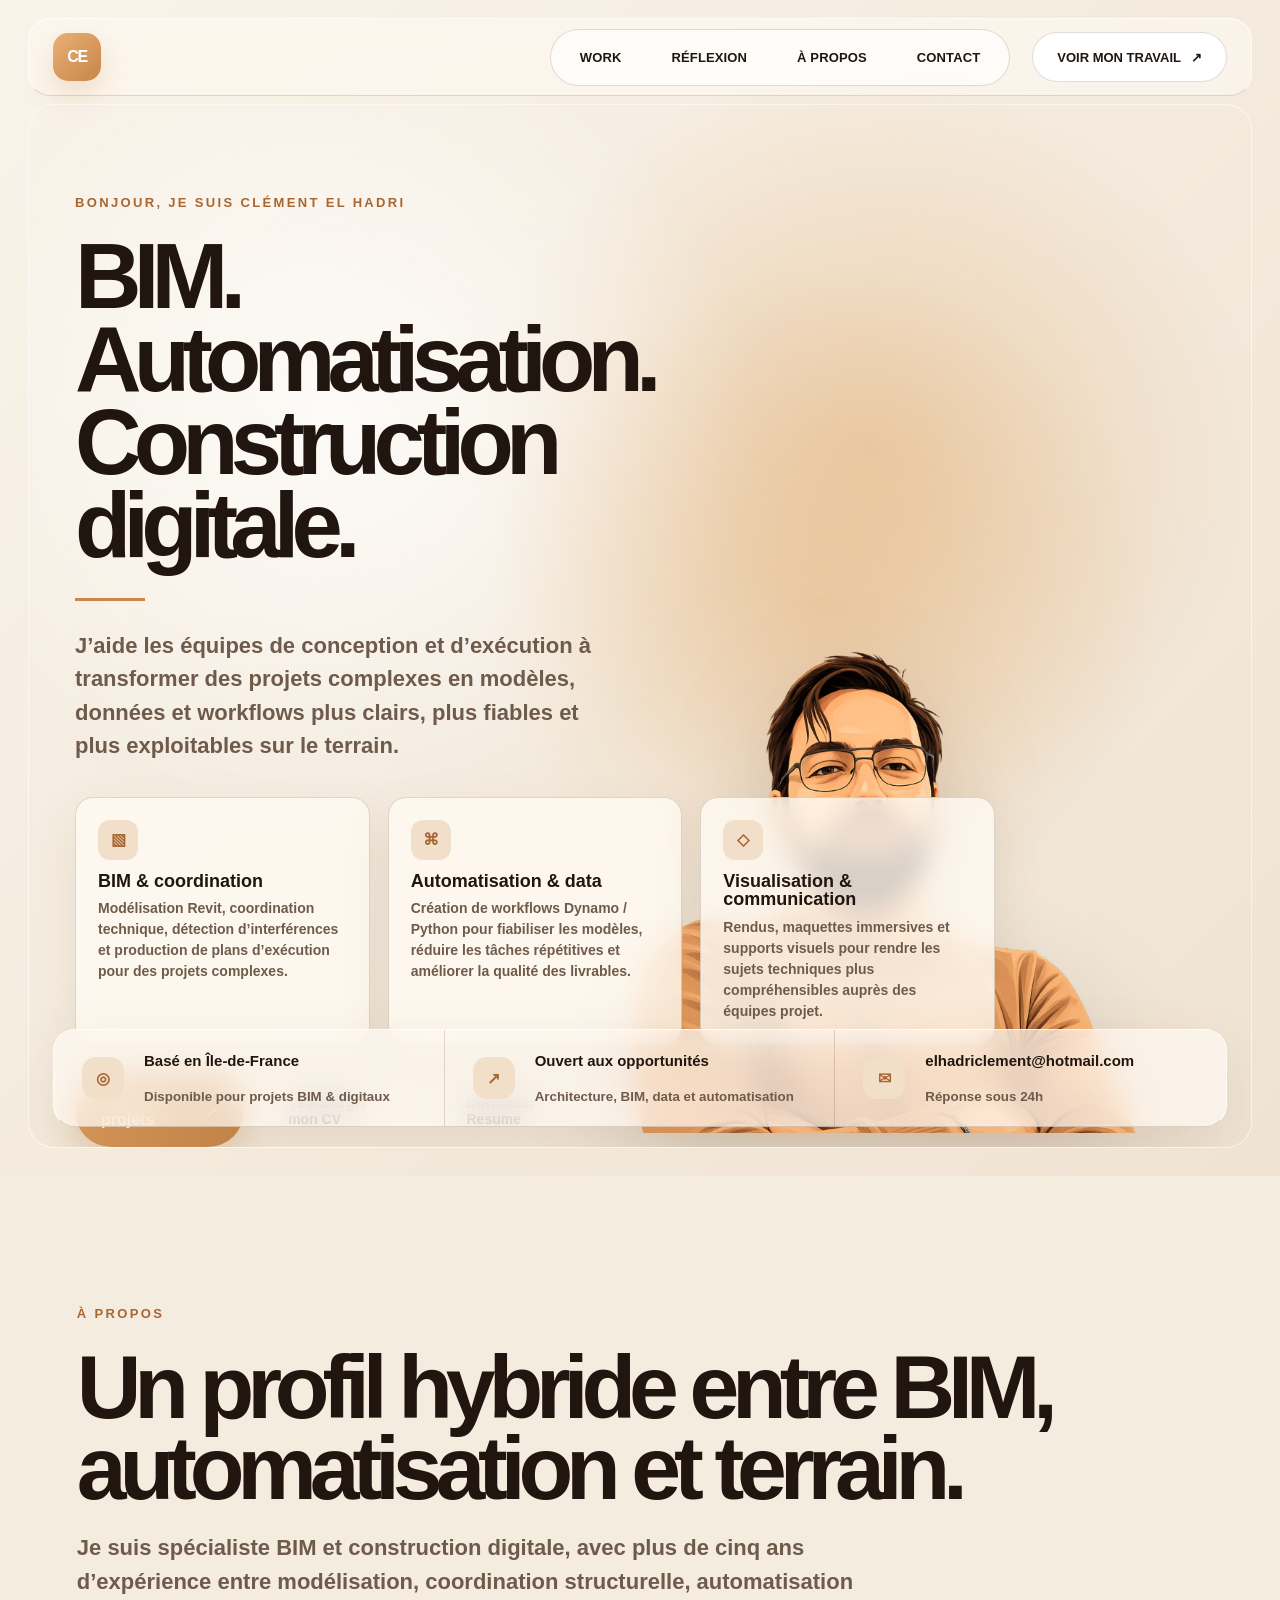
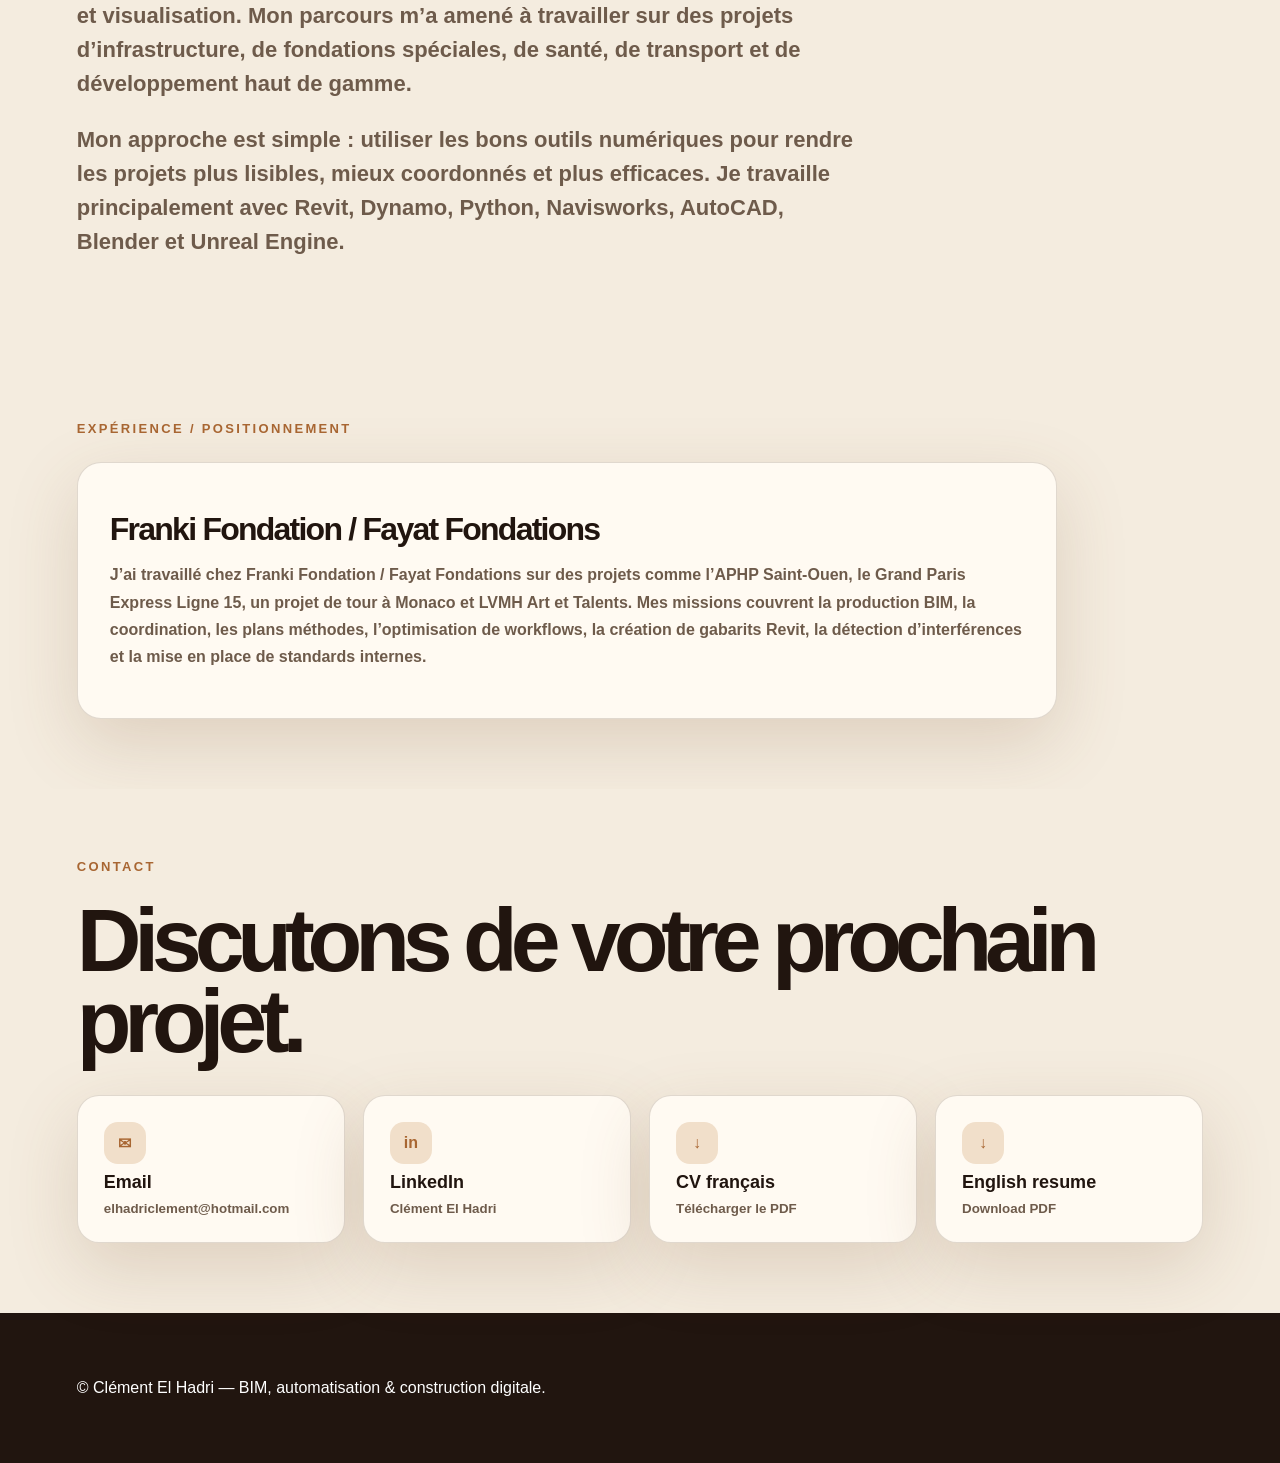
<file: index.html>
<!doctype html>
<html lang="fr">
<head>
  <meta charset="utf-8"><meta name="viewport" content="width=device-width, initial-scale=1">
  <title>Clément El Hadri — BIM, automatisation & construction digitale</title>
  <meta name="description" content="Portfolio de Clément El Hadri — BIM, automatisation, data et construction digitale.">
  <link rel="stylesheet" href="./style.css">
</head>
<body>
<div class="site-shell">
  <header class="header"><a class="logo" href="index.html">CE</a><button class="menu" aria-expanded="false">Menu</button><nav class="nav"><a href="projects.html">Work</a><a href="thinking.html">Réflexion</a><a href="index.html#about">À propos</a><a href="index.html#contact">Contact</a></nav><a class="top-cta" href="projects.html">Voir mon travail <span>↗</span></a></header>
  <main class="hero">
    <figure class="portrait"><img src="./profile-portrait.png" alt="Portrait illustré de Clément El Hadri"></figure>
    <section class="hero-content">
      <p class="eyebrow">Bonjour, je suis Clément El Hadri</p>
      <h1>BIM.<br>Automatisation.<br>Construction digitale.</h1>
      <span class="accent"></span>
      <p class="lead">J’aide les équipes de conception et d’exécution à transformer des projets complexes en modèles, données et workflows plus clairs, plus fiables et plus exploitables sur le terrain.</p>
      <div class="cards cards-three">
        <article class="card"><span class="card-icon">▧</span><h3>BIM & coordination</h3><p>Modélisation Revit, coordination technique, détection d’interférences et production de plans d’exécution pour des projets complexes.</p></article>
        <article class="card"><span class="card-icon">⌘</span><h3>Automatisation & data</h3><p>Création de workflows Dynamo / Python pour fiabiliser les modèles, réduire les tâches répétitives et améliorer la qualité des livrables.</p></article>
        <article class="card"><span class="card-icon">◇</span><h3>Visualisation & communication</h3><p>Rendus, maquettes immersives et supports visuels pour rendre les sujets techniques plus compréhensibles auprès des équipes projet.</p></article>
      </div>
      <div class="actions"><a class="btn btn-primary" href="projects.html">Voir mes projets <span>↗</span></a><a class="btn btn-secondary" href="CV_Clement_El_Hadri_FR.pdf" download>Télécharger mon CV</a><a class="btn btn-secondary" href="Resume_Clement_El_Hadri_EN.pdf" download>Download Resume</a></div>
    </section>
    <aside class="info-bar"><div class="info-item"><span class="info-icon">◎</span><strong>Basé en Île-de-France</strong><small>Disponible pour projets BIM & digitaux</small></div><div class="info-item"><span class="info-icon">↗</span><strong>Ouvert aux opportunités</strong><small>Architecture, BIM, data et automatisation</small></div><div class="info-item"><span class="info-icon">✉</span><strong>elhadriclement@hotmail.com</strong><small>Réponse sous 24h</small></div></aside>
  </main>
</div>
<section class="page" id="about"><p class="eyebrow">À propos</p><h1>Un profil hybride entre BIM, automatisation et terrain.</h1><p class="intro-text">Je suis spécialiste BIM et construction digitale, avec plus de cinq ans d’expérience entre modélisation, coordination structurelle, automatisation et visualisation. Mon parcours m’a amené à travailler sur des projets d’infrastructure, de fondations spéciales, de santé, de transport et de développement haut de gamme.</p><p class="intro-text">Mon approche est simple : utiliser les bons outils numériques pour rendre les projets plus lisibles, mieux coordonnés et plus efficaces. Je travaille principalement avec Revit, Dynamo, Python, Navisworks, AutoCAD, Blender et Unreal Engine.</p></section>
<section class="page compact-page"><p class="eyebrow">Expérience / positionnement</p><div class="text-card wide-card"><h2>Franki Fondation / Fayat Fondations</h2><p>J’ai travaillé chez Franki Fondation / Fayat Fondations sur des projets comme l’APHP Saint-Ouen, le Grand Paris Express Ligne 15, un projet de tour à Monaco et LVMH Art et Talents. Mes missions couvrent la production BIM, la coordination, les plans méthodes, l’optimisation de workflows, la création de gabarits Revit, la détection d’interférences et la mise en place de standards internes.</p></div></section>
<section class="page compact-page" id="contact"><p class="eyebrow">Contact</p><h1>Discutons de votre prochain projet.</h1><div class="contact-grid"><a class="contact-card" href="mailto:elhadriclement@hotmail.com"><span>✉</span><strong>Email</strong><small>elhadriclement@hotmail.com</small></a><a class="contact-card" href="https://www.linkedin.com/in/cl%C3%A9ment-el-hadri-529967184/" target="_blank" rel="noopener"><span>in</span><strong>LinkedIn</strong><small>Clément El Hadri</small></a><a class="contact-card" href="CV_Clement_El_Hadri_FR.pdf" download><span>↓</span><strong>CV français</strong><small>Télécharger le PDF</small></a><a class="contact-card" href="Resume_Clement_El_Hadri_EN.pdf" download><span>↓</span><strong>English resume</strong><small>Download PDF</small></a></div></section>
<footer class="footer"><p>© Clément El Hadri — BIM, automatisation & construction digitale.</p></footer><script src="./script.js"></script>
</body></html>
</file>
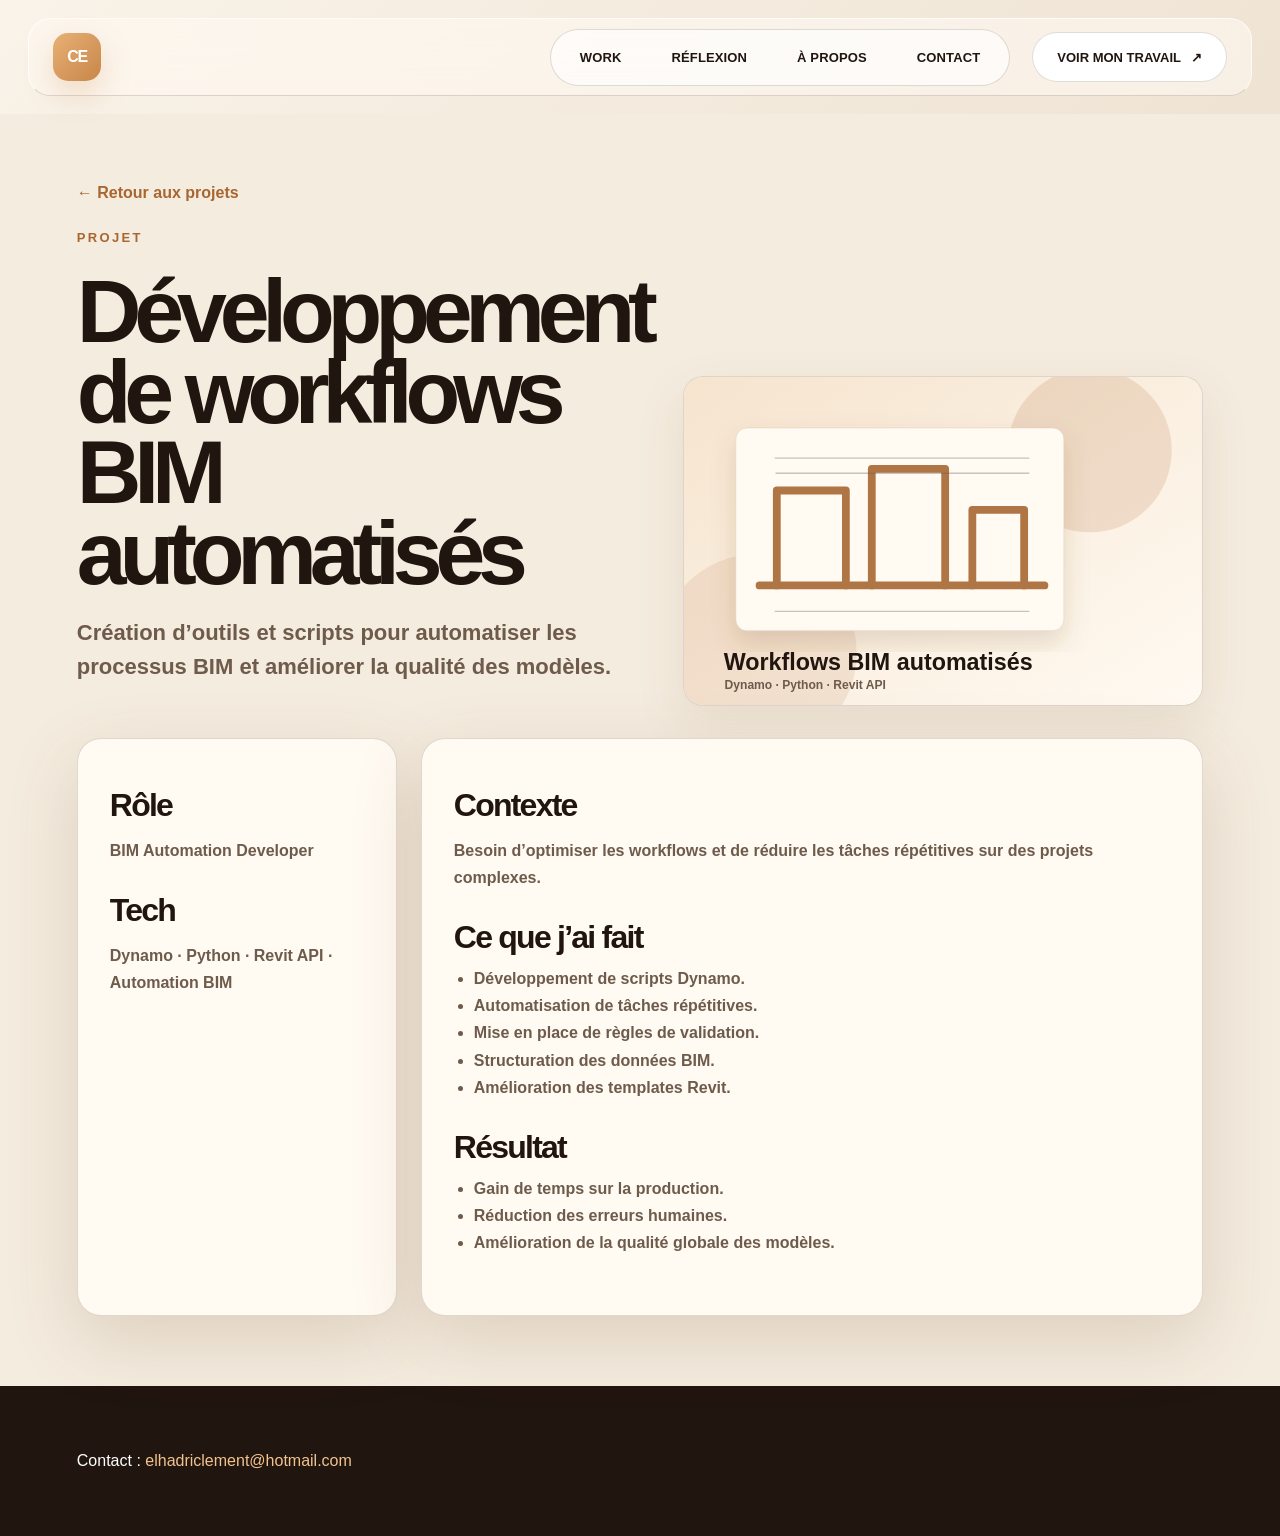
<file: project-automation.html>
<!doctype html><html lang="fr"><head><meta charset="utf-8"><meta name="viewport" content="width=device-width, initial-scale=1"><title>Développement de workflows BIM automatisés — Clément El Hadri</title><link rel="stylesheet" href="./style.css"></head><body>
<div class="site-shell page-shell"><header class="header"><a class="logo" href="index.html">CE</a><button class="menu" aria-expanded="false">Menu</button><nav class="nav"><a href="projects.html">Work</a><a href="thinking.html">Réflexion</a><a href="index.html#about">À propos</a><a href="index.html#contact">Contact</a></nav><a class="top-cta" href="projects.html">Voir mon travail <span>↗</span></a></header></div>
<main class="page case-page"><a class="back-link" href="projects.html">← Retour aux projets</a><div class="case-hero"><div><p class="eyebrow">Projet</p><h1>Développement de workflows BIM automatisés</h1><p class="intro-text">Création d’outils et scripts pour automatiser les processus BIM et améliorer la qualité des modèles.</p></div><img class="case-image" src="./project-automation.svg" alt="Illustration Développement de workflows BIM automatisés"></div><div class="case-layout"><aside class="case-card"><h2>Rôle</h2><p>BIM Automation Developer</p><h2>Tech</h2><p>Dynamo · Python · Revit API · Automation BIM</p></aside><section class="case-card"><h2>Contexte</h2><p>Besoin d’optimiser les workflows et de réduire les tâches répétitives sur des projets complexes.</p><h2>Ce que j’ai fait</h2><ul><li>Développement de scripts Dynamo.</li><li>Automatisation de tâches répétitives.</li><li>Mise en place de règles de validation.</li><li>Structuration des données BIM.</li><li>Amélioration des templates Revit.</li></ul><h2>Résultat</h2><ul><li>Gain de temps sur la production.</li><li>Réduction des erreurs humaines.</li><li>Amélioration de la qualité globale des modèles.</li></ul></section></div></main><footer class="footer"><p>Contact : <a href="mailto:elhadriclement@hotmail.com">elhadriclement@hotmail.com</a></p></footer><script src="./script.js"></script></body></html>
</file>
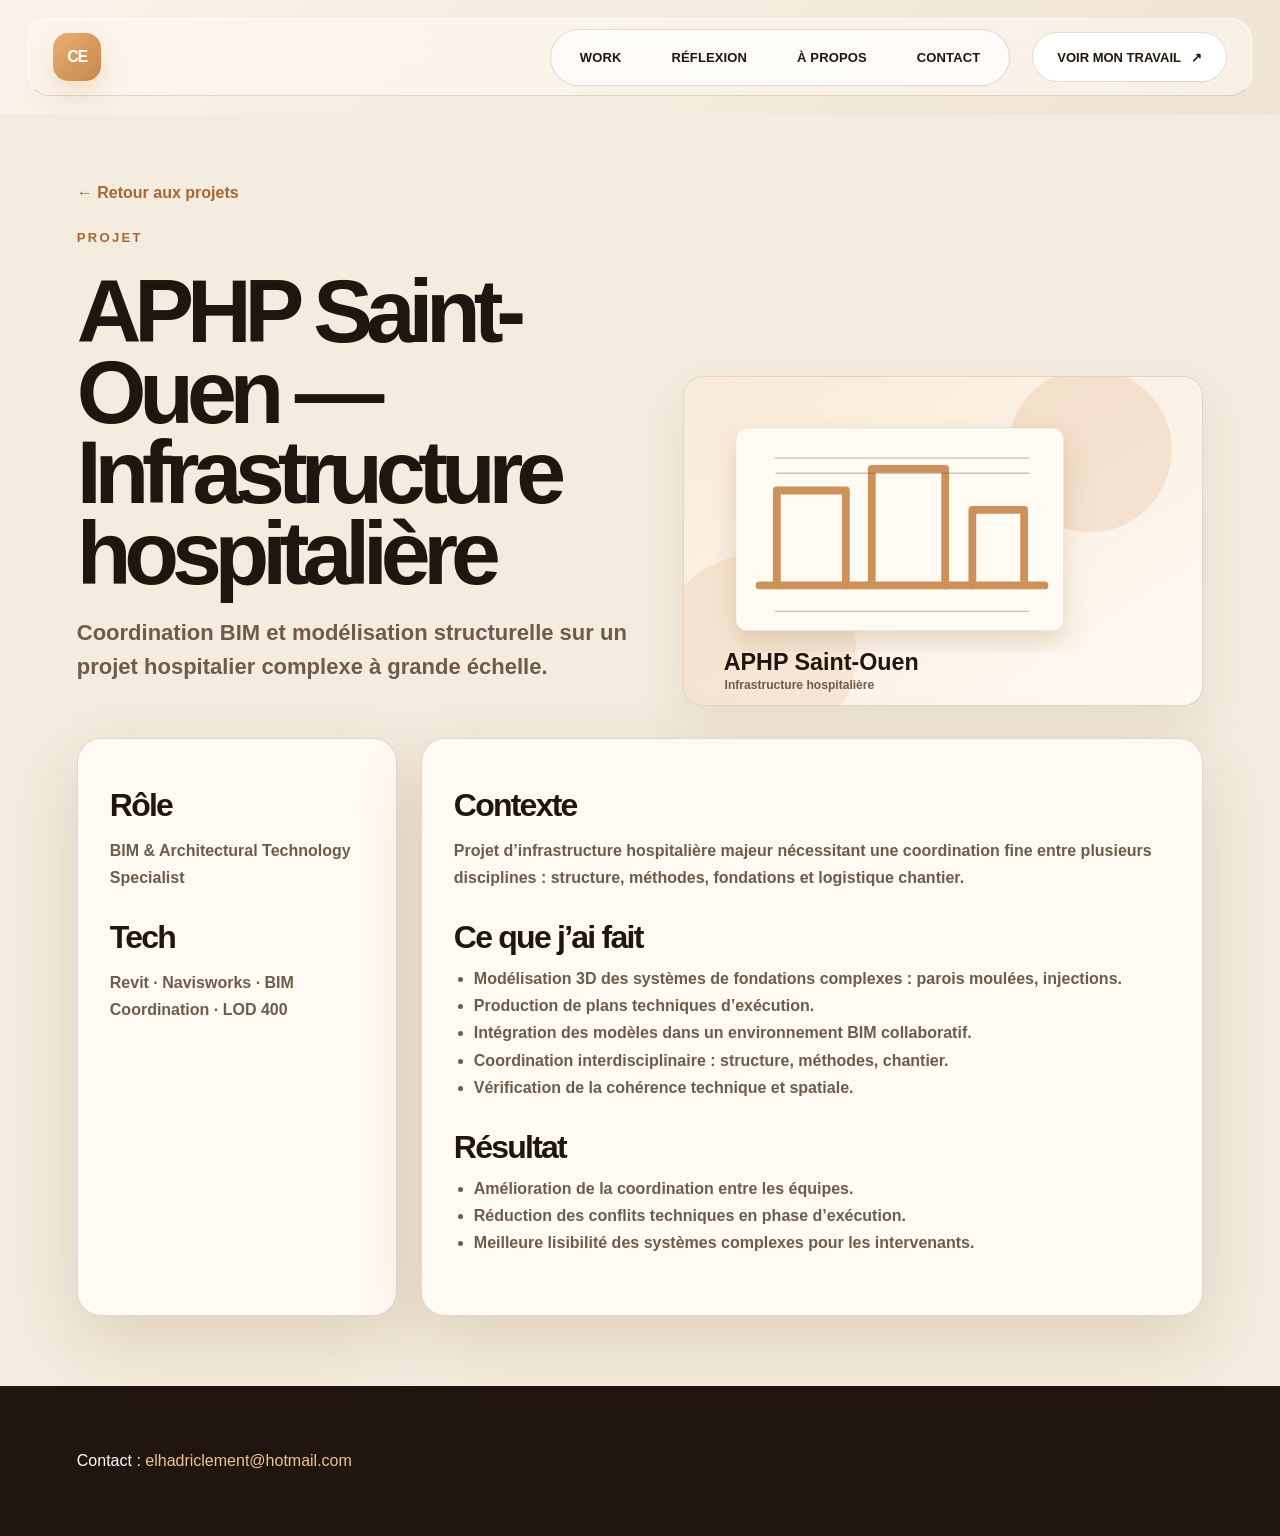
<file: project-healthcare.html>
<!doctype html><html lang="fr"><head><meta charset="utf-8"><meta name="viewport" content="width=device-width, initial-scale=1"><title>APHP Saint-Ouen — Infrastructure hospitalière — Clément El Hadri</title><link rel="stylesheet" href="./style.css"></head><body>
<div class="site-shell page-shell"><header class="header"><a class="logo" href="index.html">CE</a><button class="menu" aria-expanded="false">Menu</button><nav class="nav"><a href="projects.html">Work</a><a href="thinking.html">Réflexion</a><a href="index.html#about">À propos</a><a href="index.html#contact">Contact</a></nav><a class="top-cta" href="projects.html">Voir mon travail <span>↗</span></a></header></div>
<main class="page case-page"><a class="back-link" href="projects.html">← Retour aux projets</a><div class="case-hero"><div><p class="eyebrow">Projet</p><h1>APHP Saint-Ouen — Infrastructure hospitalière</h1><p class="intro-text">Coordination BIM et modélisation structurelle sur un projet hospitalier complexe à grande échelle.</p></div><img class="case-image" src="./project-aphp.svg" alt="Illustration APHP Saint-Ouen — Infrastructure hospitalière"></div><div class="case-layout"><aside class="case-card"><h2>Rôle</h2><p>BIM & Architectural Technology Specialist</p><h2>Tech</h2><p>Revit · Navisworks · BIM Coordination · LOD 400</p></aside><section class="case-card"><h2>Contexte</h2><p>Projet d’infrastructure hospitalière majeur nécessitant une coordination fine entre plusieurs disciplines : structure, méthodes, fondations et logistique chantier.</p><h2>Ce que j’ai fait</h2><ul><li>Modélisation 3D des systèmes de fondations complexes : parois moulées, injections.</li><li>Production de plans techniques d’exécution.</li><li>Intégration des modèles dans un environnement BIM collaboratif.</li><li>Coordination interdisciplinaire : structure, méthodes, chantier.</li><li>Vérification de la cohérence technique et spatiale.</li></ul><h2>Résultat</h2><ul><li>Amélioration de la coordination entre les équipes.</li><li>Réduction des conflits techniques en phase d’exécution.</li><li>Meilleure lisibilité des systèmes complexes pour les intervenants.</li></ul></section></div></main><footer class="footer"><p>Contact : <a href="mailto:elhadriclement@hotmail.com">elhadriclement@hotmail.com</a></p></footer><script src="./script.js"></script></body></html>
</file>
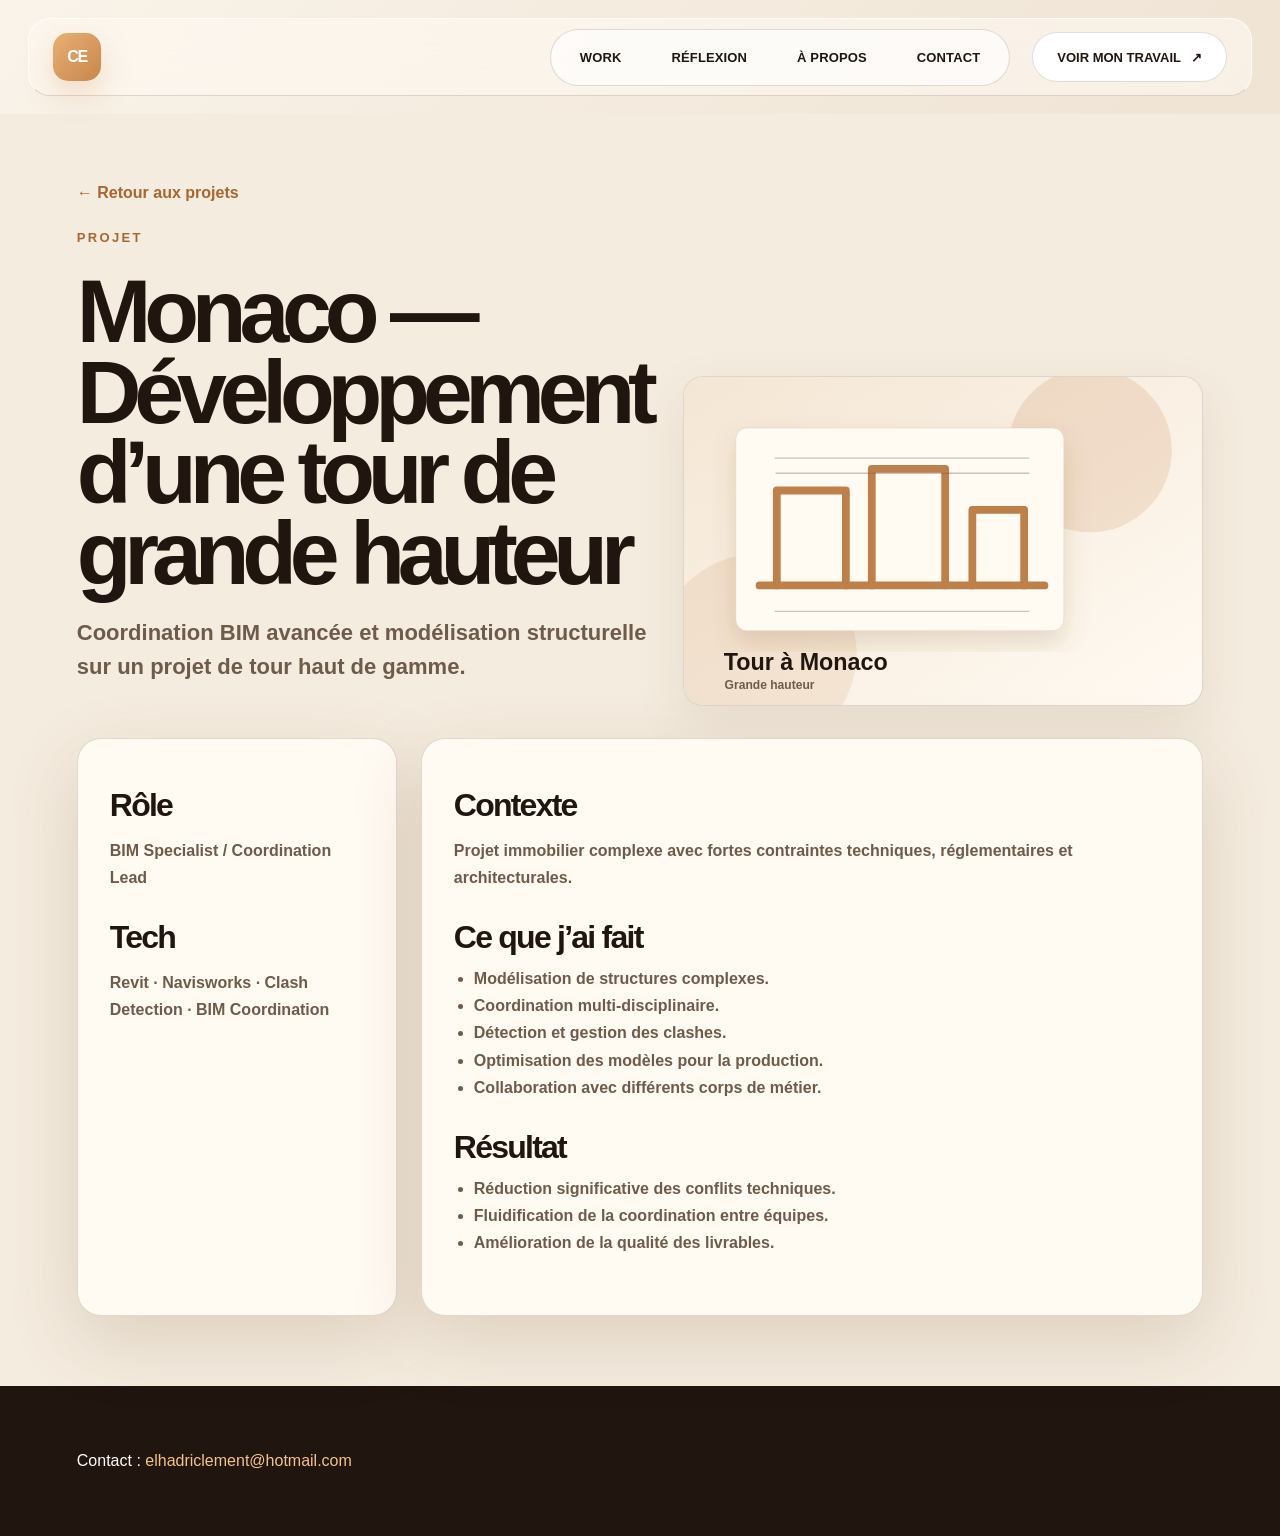
<file: project-monaco.html>
<!doctype html><html lang="fr"><head><meta charset="utf-8"><meta name="viewport" content="width=device-width, initial-scale=1"><title>Monaco — Développement d’une tour de grande hauteur — Clément El Hadri</title><link rel="stylesheet" href="./style.css"></head><body>
<div class="site-shell page-shell"><header class="header"><a class="logo" href="index.html">CE</a><button class="menu" aria-expanded="false">Menu</button><nav class="nav"><a href="projects.html">Work</a><a href="thinking.html">Réflexion</a><a href="index.html#about">À propos</a><a href="index.html#contact">Contact</a></nav><a class="top-cta" href="projects.html">Voir mon travail <span>↗</span></a></header></div>
<main class="page case-page"><a class="back-link" href="projects.html">← Retour aux projets</a><div class="case-hero"><div><p class="eyebrow">Projet</p><h1>Monaco — Développement d’une tour de grande hauteur</h1><p class="intro-text">Coordination BIM avancée et modélisation structurelle sur un projet de tour haut de gamme.</p></div><img class="case-image" src="./project-monaco.svg" alt="Illustration Monaco — Développement d’une tour de grande hauteur"></div><div class="case-layout"><aside class="case-card"><h2>Rôle</h2><p>BIM Specialist / Coordination Lead</p><h2>Tech</h2><p>Revit · Navisworks · Clash Detection · BIM Coordination</p></aside><section class="case-card"><h2>Contexte</h2><p>Projet immobilier complexe avec fortes contraintes techniques, réglementaires et architecturales.</p><h2>Ce que j’ai fait</h2><ul><li>Modélisation de structures complexes.</li><li>Coordination multi-disciplinaire.</li><li>Détection et gestion des clashes.</li><li>Optimisation des modèles pour la production.</li><li>Collaboration avec différents corps de métier.</li></ul><h2>Résultat</h2><ul><li>Réduction significative des conflits techniques.</li><li>Fluidification de la coordination entre équipes.</li><li>Amélioration de la qualité des livrables.</li></ul></section></div></main><footer class="footer"><p>Contact : <a href="mailto:elhadriclement@hotmail.com">elhadriclement@hotmail.com</a></p></footer><script src="./script.js"></script></body></html>
</file>
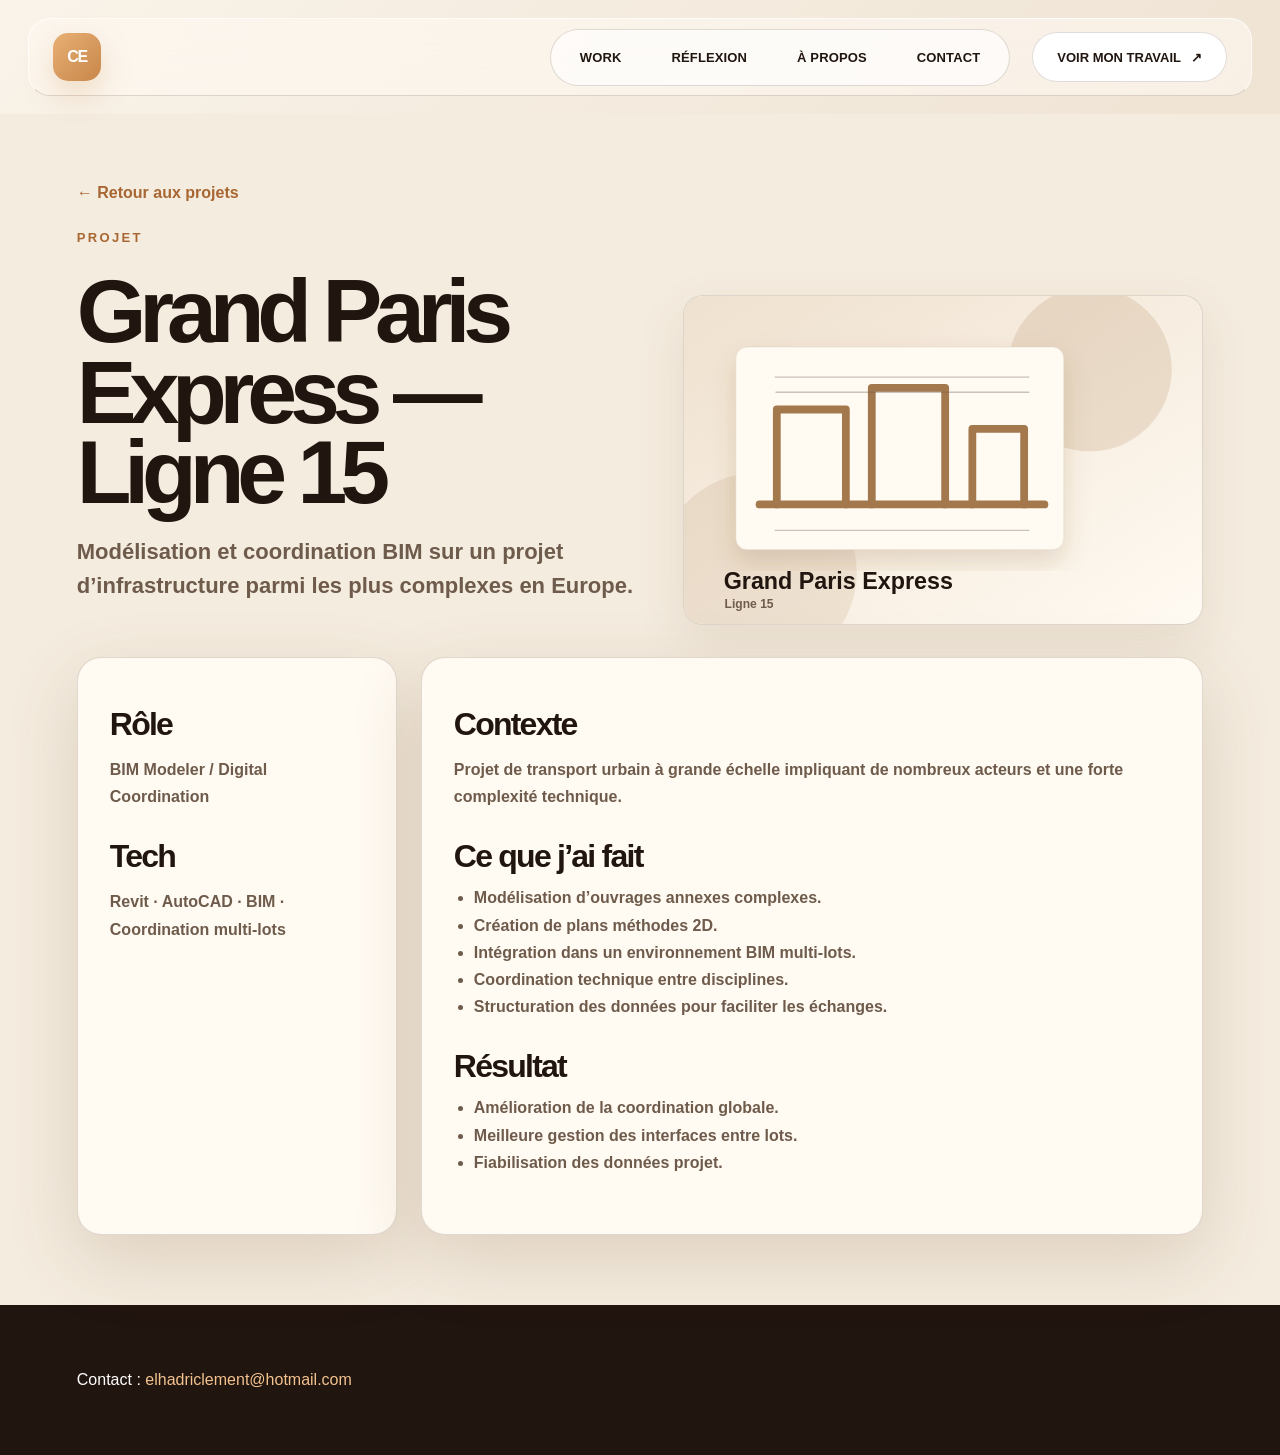
<file: project-transport.html>
<!doctype html><html lang="fr"><head><meta charset="utf-8"><meta name="viewport" content="width=device-width, initial-scale=1"><title>Grand Paris Express — Ligne 15 — Clément El Hadri</title><link rel="stylesheet" href="./style.css"></head><body>
<div class="site-shell page-shell"><header class="header"><a class="logo" href="index.html">CE</a><button class="menu" aria-expanded="false">Menu</button><nav class="nav"><a href="projects.html">Work</a><a href="thinking.html">Réflexion</a><a href="index.html#about">À propos</a><a href="index.html#contact">Contact</a></nav><a class="top-cta" href="projects.html">Voir mon travail <span>↗</span></a></header></div>
<main class="page case-page"><a class="back-link" href="projects.html">← Retour aux projets</a><div class="case-hero"><div><p class="eyebrow">Projet</p><h1>Grand Paris Express — Ligne 15</h1><p class="intro-text">Modélisation et coordination BIM sur un projet d’infrastructure parmi les plus complexes en Europe.</p></div><img class="case-image" src="./project-grand-paris.svg" alt="Illustration Grand Paris Express — Ligne 15"></div><div class="case-layout"><aside class="case-card"><h2>Rôle</h2><p>BIM Modeler / Digital Coordination</p><h2>Tech</h2><p>Revit · AutoCAD · BIM · Coordination multi-lots</p></aside><section class="case-card"><h2>Contexte</h2><p>Projet de transport urbain à grande échelle impliquant de nombreux acteurs et une forte complexité technique.</p><h2>Ce que j’ai fait</h2><ul><li>Modélisation d’ouvrages annexes complexes.</li><li>Création de plans méthodes 2D.</li><li>Intégration dans un environnement BIM multi-lots.</li><li>Coordination technique entre disciplines.</li><li>Structuration des données pour faciliter les échanges.</li></ul><h2>Résultat</h2><ul><li>Amélioration de la coordination globale.</li><li>Meilleure gestion des interfaces entre lots.</li><li>Fiabilisation des données projet.</li></ul></section></div></main><footer class="footer"><p>Contact : <a href="mailto:elhadriclement@hotmail.com">elhadriclement@hotmail.com</a></p></footer><script src="./script.js"></script></body></html>
</file>
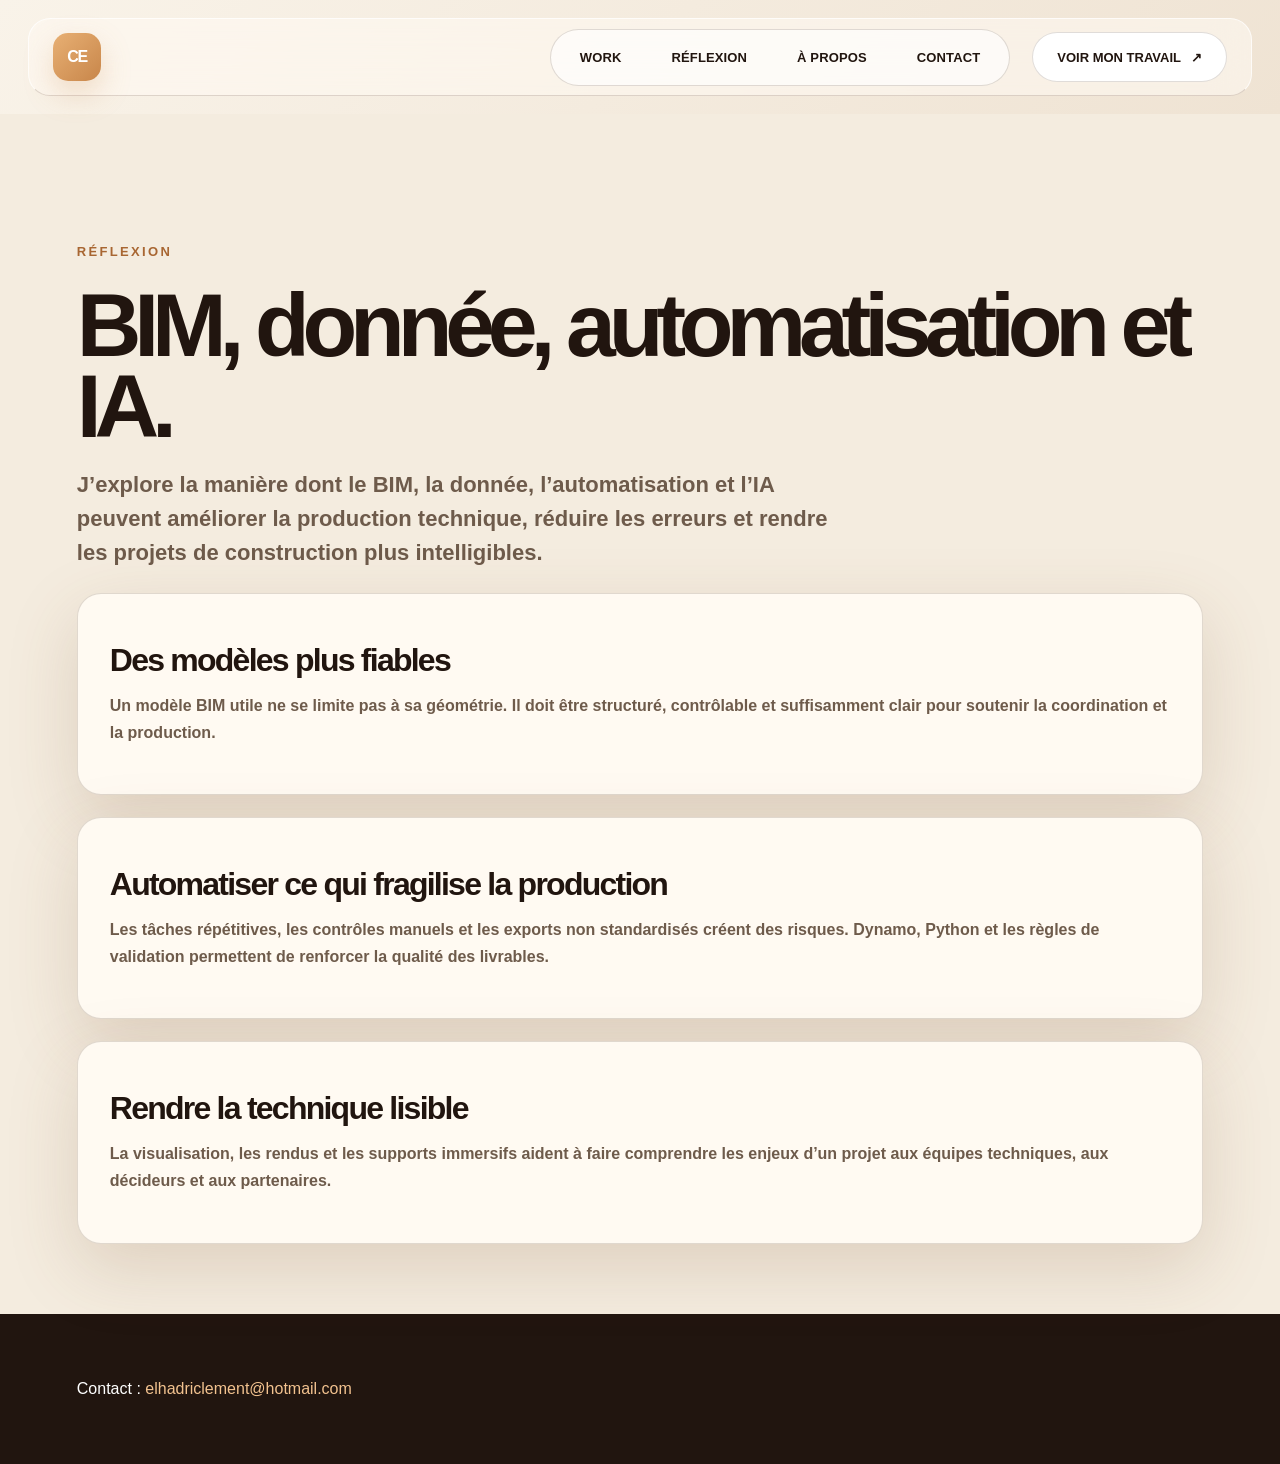
<file: thinking.html>
<!doctype html><html lang="fr"><head><meta charset="utf-8"><meta name="viewport" content="width=device-width, initial-scale=1"><title>Réflexion — Clément El Hadri</title><link rel="stylesheet" href="./style.css"></head><body>
<div class="site-shell page-shell"><header class="header"><a class="logo" href="index.html">CE</a><button class="menu" aria-expanded="false">Menu</button><nav class="nav"><a href="projects.html">Work</a><a href="thinking.html">Réflexion</a><a href="index.html#about">À propos</a><a href="index.html#contact">Contact</a></nav><a class="top-cta" href="projects.html">Voir mon travail <span>↗</span></a></header></div>
<main class="page"><p class="eyebrow">Réflexion</p><h1>BIM, donnée, automatisation et IA.</h1><p class="intro-text">J’explore la manière dont le BIM, la donnée, l’automatisation et l’IA peuvent améliorer la production technique, réduire les erreurs et rendre les projets de construction plus intelligibles.</p><div class="article-list"><article class="text-card"><h2>Des modèles plus fiables</h2><p>Un modèle BIM utile ne se limite pas à sa géométrie. Il doit être structuré, contrôlable et suffisamment clair pour soutenir la coordination et la production.</p></article><article class="text-card"><h2>Automatiser ce qui fragilise la production</h2><p>Les tâches répétitives, les contrôles manuels et les exports non standardisés créent des risques. Dynamo, Python et les règles de validation permettent de renforcer la qualité des livrables.</p></article><article class="text-card"><h2>Rendre la technique lisible</h2><p>La visualisation, les rendus et les supports immersifs aident à faire comprendre les enjeux d’un projet aux équipes techniques, aux décideurs et aux partenaires.</p></article></div></main><footer class="footer"><p>Contact : <a href="mailto:elhadriclement@hotmail.com">elhadriclement@hotmail.com</a></p></footer><script src="./script.js"></script></body></html>
</file>
<file: style.css>
:root{
  --cream:#f4ecdf;
  --cream-2:#fbf7ef;
  --ink:#21150f;
  --muted:#6e5b4b;
  --gold:#c8864a;
  --gold-dark:#a86632;
  --card:#fffaf2;
  --line:rgba(65,39,23,.16);
  --shadow:0 24px 70px rgba(122,80,42,.18);
}
*{box-sizing:border-box}
html{scroll-behavior:smooth}
body{margin:0;font-family:Arial,Helvetica,sans-serif;background:var(--cream);color:var(--ink);overflow-x:hidden}
a{text-decoration:none;color:inherit}img{max-width:100%;display:block}
.site-shell{min-height:100svh;padding:18px 28px 28px;background:radial-gradient(circle at 68% 38%,rgba(222,160,91,.36),transparent 34%),linear-gradient(135deg,#f9f3e9 0%,#efe3d3 100%)}
.header{height:78px;display:grid;grid-template-columns:1fr auto auto;align-items:center;gap:22px;padding:0 24px;border:1px solid rgba(255,255,255,.72);border-bottom-color:var(--line);border-radius:22px;background:rgba(255,250,242,.56);backdrop-filter:blur(18px)}
.logo{width:48px;height:48px;border-radius:15px;background:linear-gradient(135deg,#e8b074,var(--gold));display:grid;place-items:center;color:#fff;font-weight:900;letter-spacing:-.08em;box-shadow:0 12px 30px rgba(200,134,74,.26)}
.nav{display:flex;align-items:center;gap:6px;padding:7px;border:1px solid var(--line);border-radius:999px;background:rgba(255,255,255,.62)}
.nav a{padding:13px 22px;border-radius:999px;text-transform:uppercase;font-size:13px;font-weight:900;letter-spacing:.01em}.nav a:hover{background:#fff}
.top-cta,.btn{display:inline-flex;align-items:center;justify-content:center;gap:10px;border-radius:999px;font-weight:900}.top-cta{height:50px;padding:0 24px;background:#fff;border:1px solid var(--line);text-transform:uppercase;font-size:13px}.top-cta:hover{background:var(--ink);color:#fff}.menu{display:none}
.hero{position:relative;min-height:calc(100svh - 124px);margin-top:8px;border-radius:26px;overflow:hidden;border:1px solid rgba(255,255,255,.55);background:radial-gradient(circle at 65% 48%,rgba(221,154,78,.28),transparent 35%),radial-gradient(circle at 25% 30%,rgba(255,255,255,.75),transparent 36%)}
.portrait{position:absolute;z-index:1;left:63%;bottom:-2px;width:min(920px,58vw);transform:translateX(-50%);pointer-events:none}.portrait img{width:100%;height:auto;filter:drop-shadow(0 34px 50px rgba(88,54,29,.20))}
.hero-content{position:relative;z-index:2;width:min(600px,44vw);padding:10vh 0 0 46px}.eyebrow{margin:0 0 26px;color:var(--gold-dark);text-transform:uppercase;font-size:13px;letter-spacing:.18em;font-weight:900}.hero h1{margin:0;font-size:clamp(64px,7.2vw,118px);line-height:.90;letter-spacing:-.085em;font-weight:900}.accent{display:block;width:70px;height:3px;margin:30px 0 28px;background:var(--gold)}.lead{margin:0;max-width:520px;font-size:22px;line-height:1.52;font-weight:600;color:var(--muted)}
.cards{display:grid;grid-template-columns:1fr 1fr;gap:18px;margin-top:34px}.card{min-height:146px;padding:22px;border-radius:18px;border:1px solid var(--line);background:rgba(255,250,242,.82);box-shadow:0 20px 50px rgba(122,80,42,.10);backdrop-filter:blur(12px)}.card-icon{display:grid;place-items:center;width:40px;height:40px;margin-bottom:12px;border-radius:12px;background:#f1dfca;color:var(--gold-dark);font-weight:900}.card h3{margin:0 0 8px;font-size:18px;line-height:1.05}.card p{margin:0;color:var(--muted);font-weight:600;line-height:1.5;font-size:14px}.actions{display:flex;align-items:center;gap:18px;margin-top:30px}.btn{padding:18px 26px}.btn-primary{background:linear-gradient(135deg,#dfa05f,var(--gold));color:white;box-shadow:0 16px 32px rgba(200,134,74,.28)}.btn-secondary{color:var(--ink);font-size:14px}.info-bar{position:absolute;left:24px;right:24px;bottom:20px;z-index:3;display:grid;grid-template-columns:repeat(3,1fr);border:1px solid rgba(255,255,255,.72);border-bottom-color:var(--line);border-radius:22px;background:rgba(255,250,242,.70);backdrop-filter:blur(16px);box-shadow:0 22px 60px rgba(122,80,42,.12)}.info-item{display:grid;grid-template-columns:46px 1fr;gap:16px;align-items:center;padding:22px 28px;border-right:1px solid var(--line)}.info-item:last-child{border-right:0}.info-icon{grid-row:1/3;width:42px;height:42px;border-radius:14px;background:#f1dfca;color:var(--gold-dark);display:grid;place-items:center;font-weight:900}.info-item strong{font-size:15px}.info-item small{display:block;margin-top:4px;color:var(--muted);font-weight:600}.page{padding:130px 6vw 70px;background:var(--cream)}.page h1{margin:0 0 20px;font-size:clamp(54px,7vw,104px);line-height:.9;letter-spacing:-.08em}.page .intro-text{max-width:780px;font-size:22px;line-height:1.55;color:var(--muted);font-weight:600}.section-title{margin:70px 0 24px;font-size:42px;letter-spacing:-.06em}.work-grid{display:grid;grid-template-columns:repeat(2,minmax(0,1fr));gap:22px}.work-card,.text-card,.case-card{padding:32px;border:1px solid var(--line);border-radius:24px;background:var(--card);box-shadow:var(--shadow)}.work-card span{color:var(--gold-dark);font-weight:900}.work-card h2,.text-card h2,.case-card h2{font-size:32px;letter-spacing:-.055em;line-height:1;margin:18px 0 12px}.work-card p,.text-card p,.case-card p{color:var(--muted);font-weight:600;line-height:1.7}.work-card:hover{transform:translateY(-5px);transition:.2s}.article-list{display:grid;gap:22px}.case-layout{display:grid;grid-template-columns:320px 1fr;gap:24px}.footer{padding:50px 6vw;background:#21150f;color:#fff}.footer a{color:#f2c28f}
@media(max-width:1180px){.portrait{left:67%;width:min(760px,62vw)}.hero-content{width:48vw}.info-bar{position:relative;margin:36px 24px 20px;left:auto;right:auto;bottom:auto}.hero{padding-bottom:1px}}
@media(max-width:900px){.site-shell{padding:12px}.header{grid-template-columns:1fr auto;height:auto;min-height:70px}.menu{display:inline-flex;border:1px solid var(--line);background:#fff;border-radius:999px;padding:12px 16px;font-weight:900}.nav,.top-cta{display:none}.header.open .nav{display:flex;position:absolute;z-index:20;top:90px;left:12px;right:12px;flex-direction:column;border-radius:22px}.header.open .top-cta{display:inline-flex;position:absolute;z-index:20;top:300px;left:12px;right:12px}.hero{min-height:auto}.portrait{position:relative;left:auto;bottom:auto;width:min(720px,120vw);margin:20px auto -20px;transform:none}.hero-content{width:auto;max-width:620px;padding:42px 26px 0}.cards,.work-grid,.case-layout{grid-template-columns:1fr}.info-bar{grid-template-columns:1fr;margin:26px 16px 16px}.info-item{border-right:0;border-bottom:1px solid var(--line)}.info-item:last-child{border-bottom:0}.actions{flex-wrap:wrap}.page{padding:100px 24px 54px}}
@media(max-width:560px){.hero h1,.page h1{font-size:56px}.lead{font-size:18px}.hero-content{padding:34px 18px 0}.cards{grid-template-columns:1fr}.info-item{padding:18px}.portrait{width:150vw;margin-left:-25vw}.btn{width:100%}}

/* ===== Correctifs d'affichage — layout conservé ===== */
/* Corrige le passage trop tôt en mode mobile qui faisait remonter le portrait au-dessus du texte. */
@media (max-width: 1180px){
  .hero{min-height: calc(100svh - 124px); padding-bottom: 0;}
  .portrait{position:absolute; left:64%; bottom:-2px; width:min(820px,56vw); transform:translateX(-50%); margin:0;}
  .hero-content{width:min(600px,46vw); padding:8vh 0 0 38px;}
  .info-bar{position:absolute; left:24px; right:24px; bottom:20px; margin:0;}
}

@media (max-width: 980px){
  .site-shell{padding:14px;}
  .header{grid-template-columns:auto 1fr auto; gap:14px; padding:0 16px;}
  .nav a{padding:11px 14px; font-size:12px;}
  .top-cta{height:46px; padding:0 16px; font-size:12px;}
  .hero{min-height:760px;}
  .portrait{left:66%; width:min(700px,58vw);}
  .hero-content{width:50vw; padding:70px 0 0 28px;}
  .lead{font-size:19px;}
  .cards{gap:14px;}
  .card{padding:18px; min-height:136px;}
  .info-item{padding:18px 20px;}
}

/* Le vrai mode mobile ne commence qu'en dessous de 760px. */
@media (max-width: 760px){
  .site-shell{padding:12px;}
  .header{grid-template-columns:1fr auto; height:auto; min-height:70px; position:relative;}
  .menu{display:inline-flex; border:1px solid var(--line); background:#fff; border-radius:999px; padding:12px 16px; font-weight:900;}
  .nav,.top-cta{display:none;}
  .header.open .nav{display:flex; position:absolute; z-index:20; top:82px; left:0; right:0; flex-direction:column; border-radius:22px; padding:12px; background:rgba(255,250,242,.96);}
  .header.open .top-cta{display:inline-flex; position:absolute; z-index:20; top:300px; left:0; right:0;}
  .hero{min-height:900px;}
  .portrait{position:absolute; left:50%; bottom:210px; width:min(620px,112vw); transform:translateX(-50%); opacity:.95;}
  .hero-content{width:auto; max-width:620px; padding:42px 22px 0;}
  .cards,.work-grid,.case-layout{grid-template-columns:1fr;}
  .info-bar{position:absolute; left:14px; right:14px; bottom:14px; grid-template-columns:1fr; margin:0;}
  .info-item{border-right:0; border-bottom:1px solid var(--line); padding:16px 18px;}
  .info-item:last-child{border-bottom:0;}
  .actions{flex-wrap:wrap;}
  .page{padding:100px 24px 54px;}
}

@media(max-width:560px){
  .hero{min-height:980px;}
  .hero h1,.page h1{font-size:56px;}
  .lead{font-size:18px;}
  .hero-content{padding:34px 18px 0;}
  .portrait{width:138vw; bottom:250px;}
  .btn{width:100%;}
}

/* ===== Consolidation contenu + projets ===== */
.page-shell{min-height:auto;padding-bottom:18px;background:linear-gradient(135deg,#f9f3e9 0%,#efe3d3 100%)}
.cards-three{grid-template-columns:repeat(3,minmax(0,1fr));width:min(920px,78vw)}
.cards-three .card{min-height:178px}
.wide-card{max-width:980px}
.compact-page{padding-top:70px}
.contact-grid{display:grid;grid-template-columns:repeat(4,minmax(0,1fr));gap:18px;margin-top:34px}
.contact-card{display:grid;gap:8px;padding:26px;border-radius:22px;border:1px solid var(--line);background:var(--card);box-shadow:var(--shadow)}
.contact-card span{display:grid;place-items:center;width:42px;height:42px;border-radius:14px;background:#f1dfca;color:var(--gold-dark);font-weight:900}
.contact-card strong{font-size:18px}.contact-card small{color:var(--muted);font-weight:700}
.project-card{display:flex;flex-direction:column;gap:12px}.project-card img,.case-image{width:100%;border-radius:20px;border:1px solid var(--line);background:var(--cream-2);box-shadow:0 18px 50px rgba(122,80,42,.10)}
.project-card img{aspect-ratio:16/10;object-fit:cover;margin-bottom:8px}.inline-link{margin-top:auto;color:var(--gold-dark);font-weight:900}
.back-link{display:inline-flex;margin-bottom:28px;color:var(--gold-dark);font-weight:900}.case-page{padding-top:70px}
.case-hero{display:grid;grid-template-columns:minmax(0,1fr) minmax(340px,520px);gap:34px;align-items:end;margin-bottom:32px}.case-layout ul{margin:0 0 26px;padding-left:20px;color:var(--muted);font-weight:600;line-height:1.7}.case-layout h2:not(:first-child){margin-top:30px}
@media(max-width:1180px){.cards-three{grid-template-columns:1fr 1fr;width:100%}.contact-grid{grid-template-columns:repeat(2,1fr)}.case-hero{grid-template-columns:1fr}.case-image{max-width:760px}}
@media(max-width:760px){.cards-three{grid-template-columns:1fr}.contact-grid{grid-template-columns:1fr}.case-page{padding-top:46px}.case-hero{gap:20px}}
</file>
